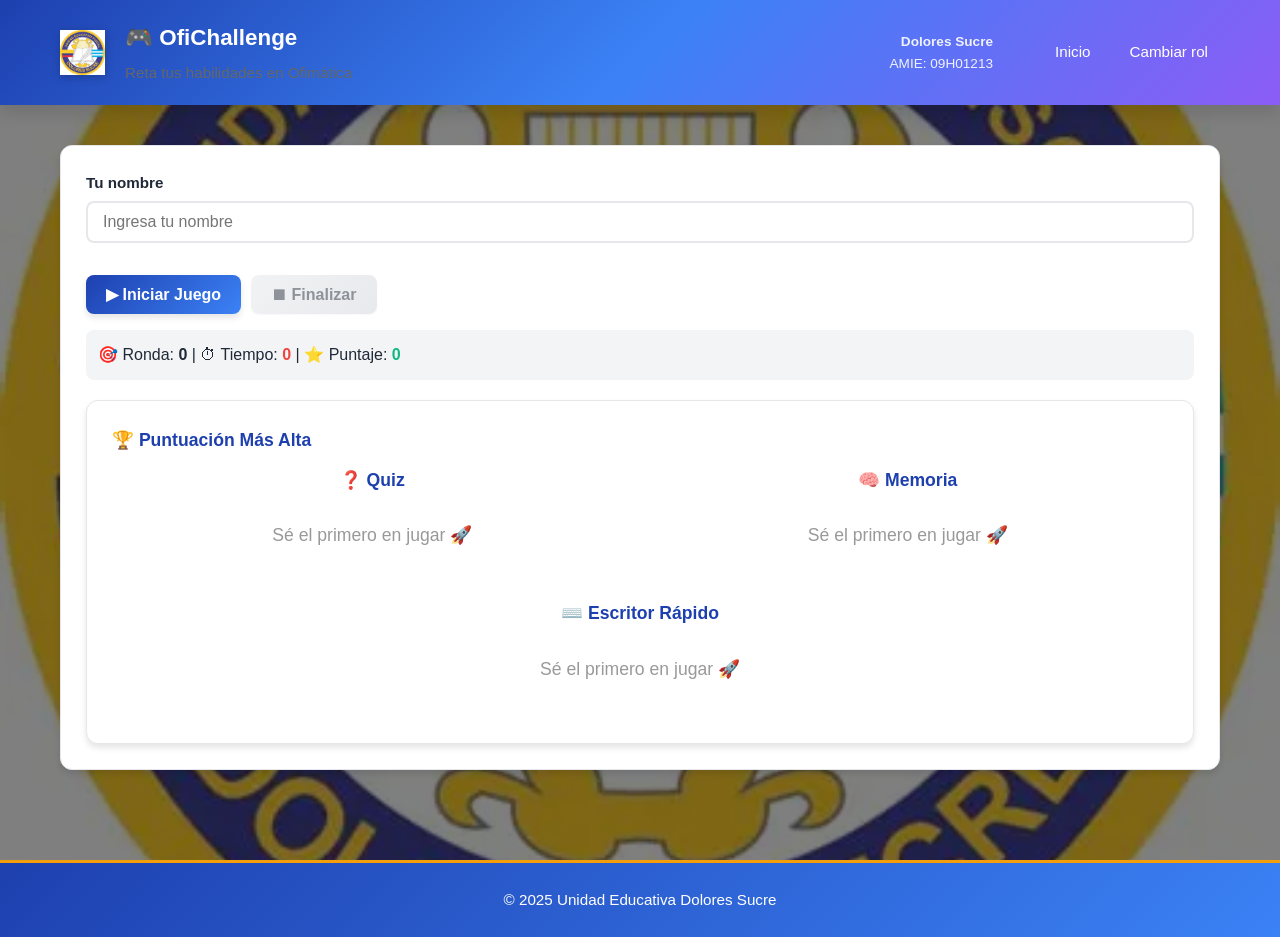
<file: game.html>
<!doctype html>
<html lang="es">
<head>
  <meta charset="utf-8" />
  <meta name="viewport" content="width=device-width,initial-scale=1" />
  <title>OfiChallenge - Juego</title>
  <link rel="stylesheet" href="estilos.css">
</head>
<body>
  <header class="header">
    <div class="header-inner">
      <img src="dolores.png" class="logo-small">
      <div style="flex:1">
        <h2>🎮 OfiChallenge</h2>
        <p class="small">Reta tus habilidades en Ofimática</p>
      </div>
      <div style="text-align:right;font-size:0.85em;opacity:0.9">
        <strong>Dolores Sucre</strong><br>
        AMIE: 09H01213
      </div>
      <nav style="margin-left:30px;display:flex;gap:15px;align-items:center;font-size:0.95em">
        <a href="index.html" style="color:#fff;text-decoration:none;padding:6px 12px;border-radius:6px;transition:0.3s" onmouseover="this.style.background='rgba(255,255,255,0.2)'" onmouseout="this.style.background='transparent'">Inicio</a>
        <a href="role.html" style="color:#fff;text-decoration:none;padding:6px 12px;border-radius:6px;transition:0.3s" onmouseover="this.style.background='rgba(255,255,255,0.2)'" onmouseout="this.style.background='transparent'">Cambiar rol</a>
      </nav>
    </div>
  </header>

  <main class="container">
    <div class="card">
      <label>Tu nombre</label>
      <input id="player-name" placeholder="Ingresa tu nombre">
      <div class="actions">
        <button class="btn primary" id="start-game">▶ Iniciar Juego</button>
        <button class="btn" id="end-game" disabled>⏹ Finalizar</button>
      </div>

      <div style="margin-top:16px;padding:12px;background:#f3f4f6;border-radius:8px">
        <div>🎯 Ronda: <span id="game-round" style="font-weight:bold">0</span> | ⏱ Tiempo: <span id="game-timer" style="font-weight:bold;color:var(--danger)">0</span> | ⭐ Puntaje: <span id="game-score" style="font-weight:bold;color:var(--success)">0</span></div>
      </div>

      <div id="game-area" style="margin-top:20px"></div>

      <div class="card" style="margin-top:20px">
        <h4>🏆 Puntuación Más Alta</h4>
        <div id="leaderboard" class="list"></div>
      </div>
    </div>
  </main>

  <footer class="footer">© 2025 Unidad Educativa Dolores Sucre</footer>
  <script src="script.js"></script>
  <script>
    document.addEventListener('DOMContentLoaded', initGame);
  </script>
</body>
</html>
</file>
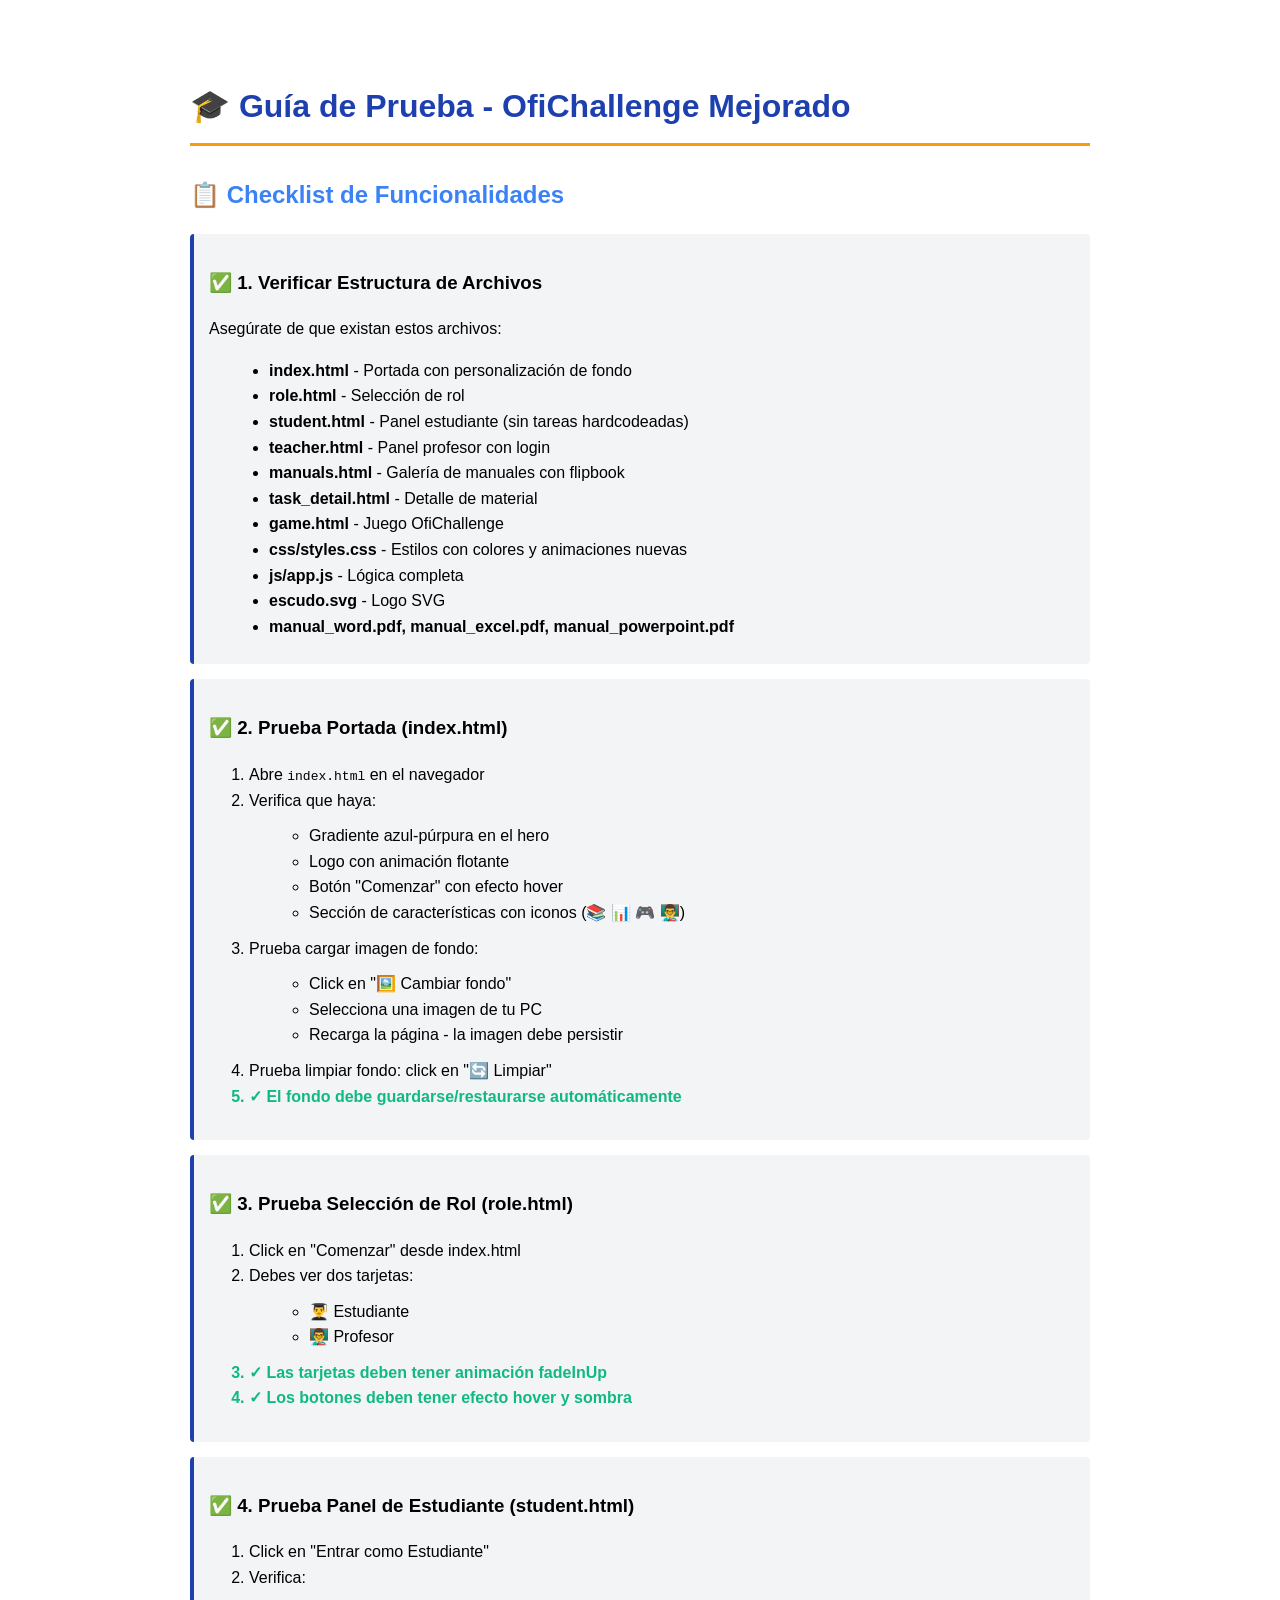
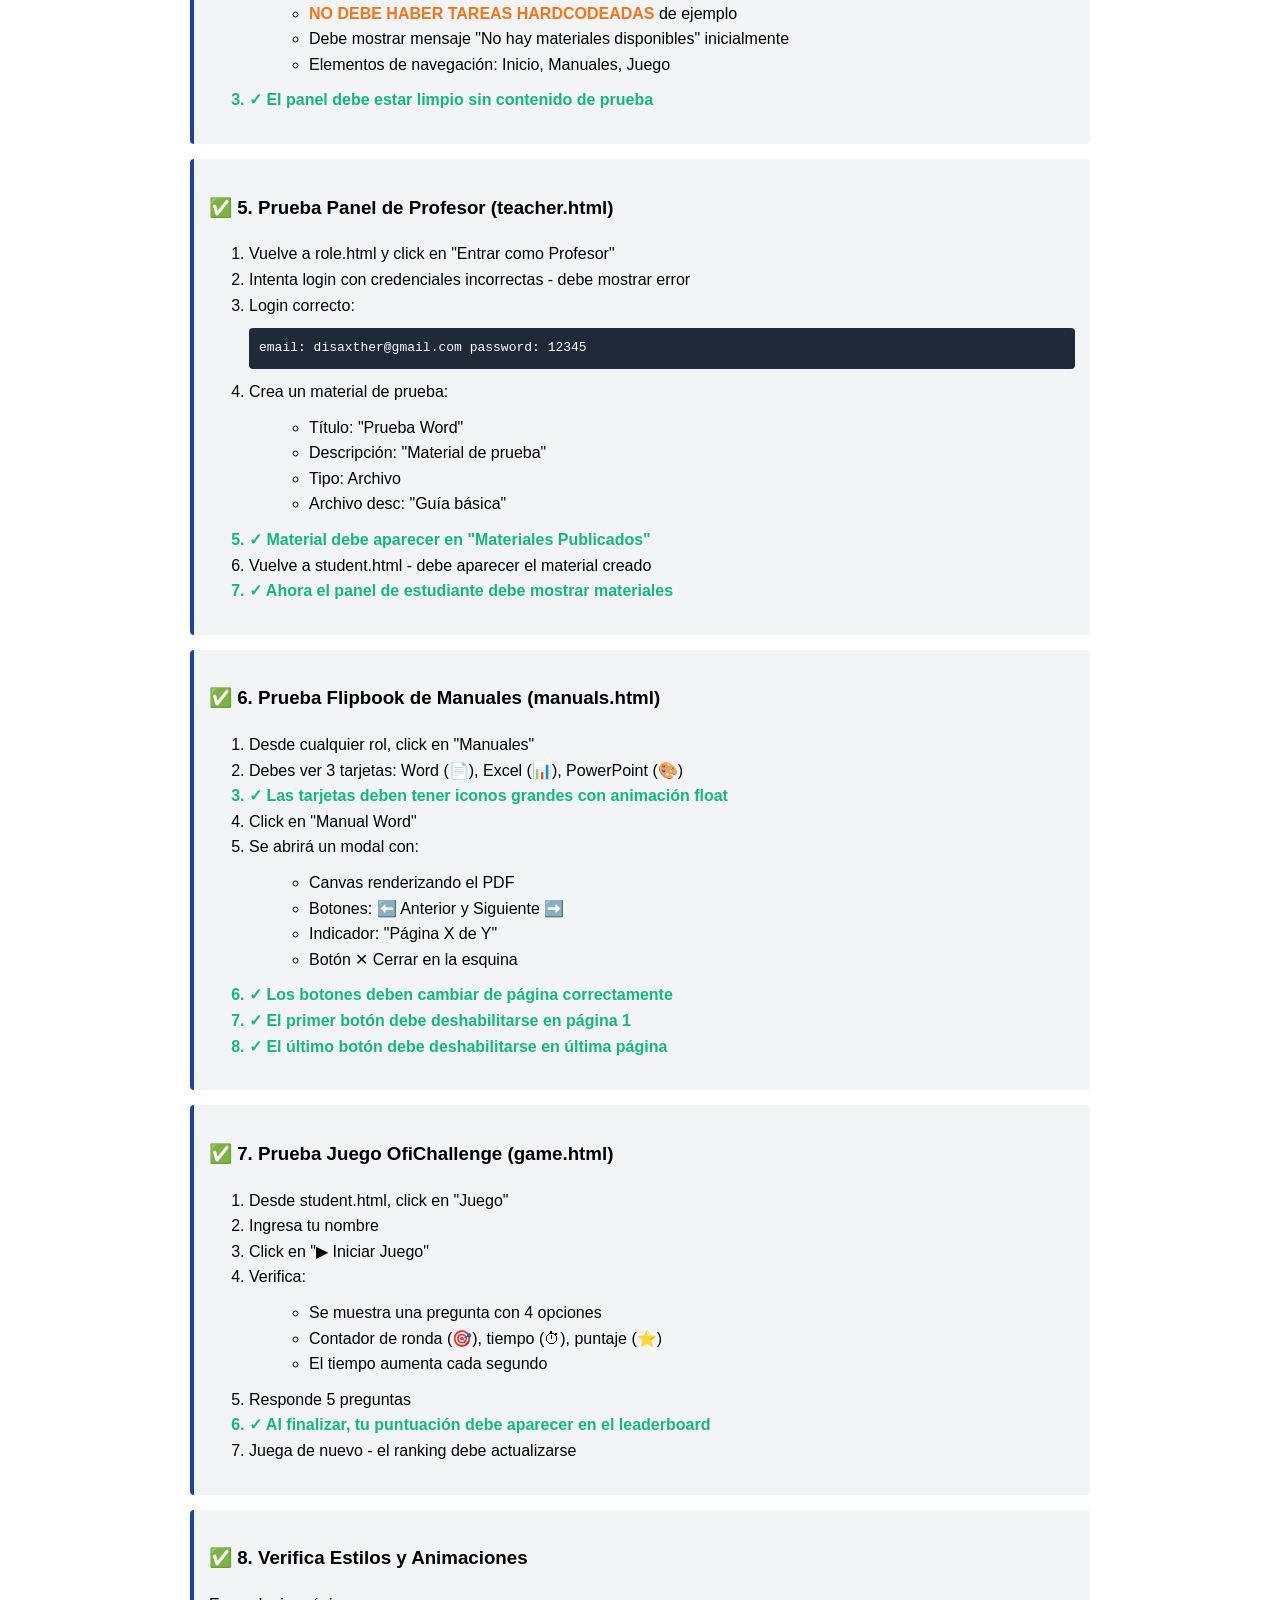
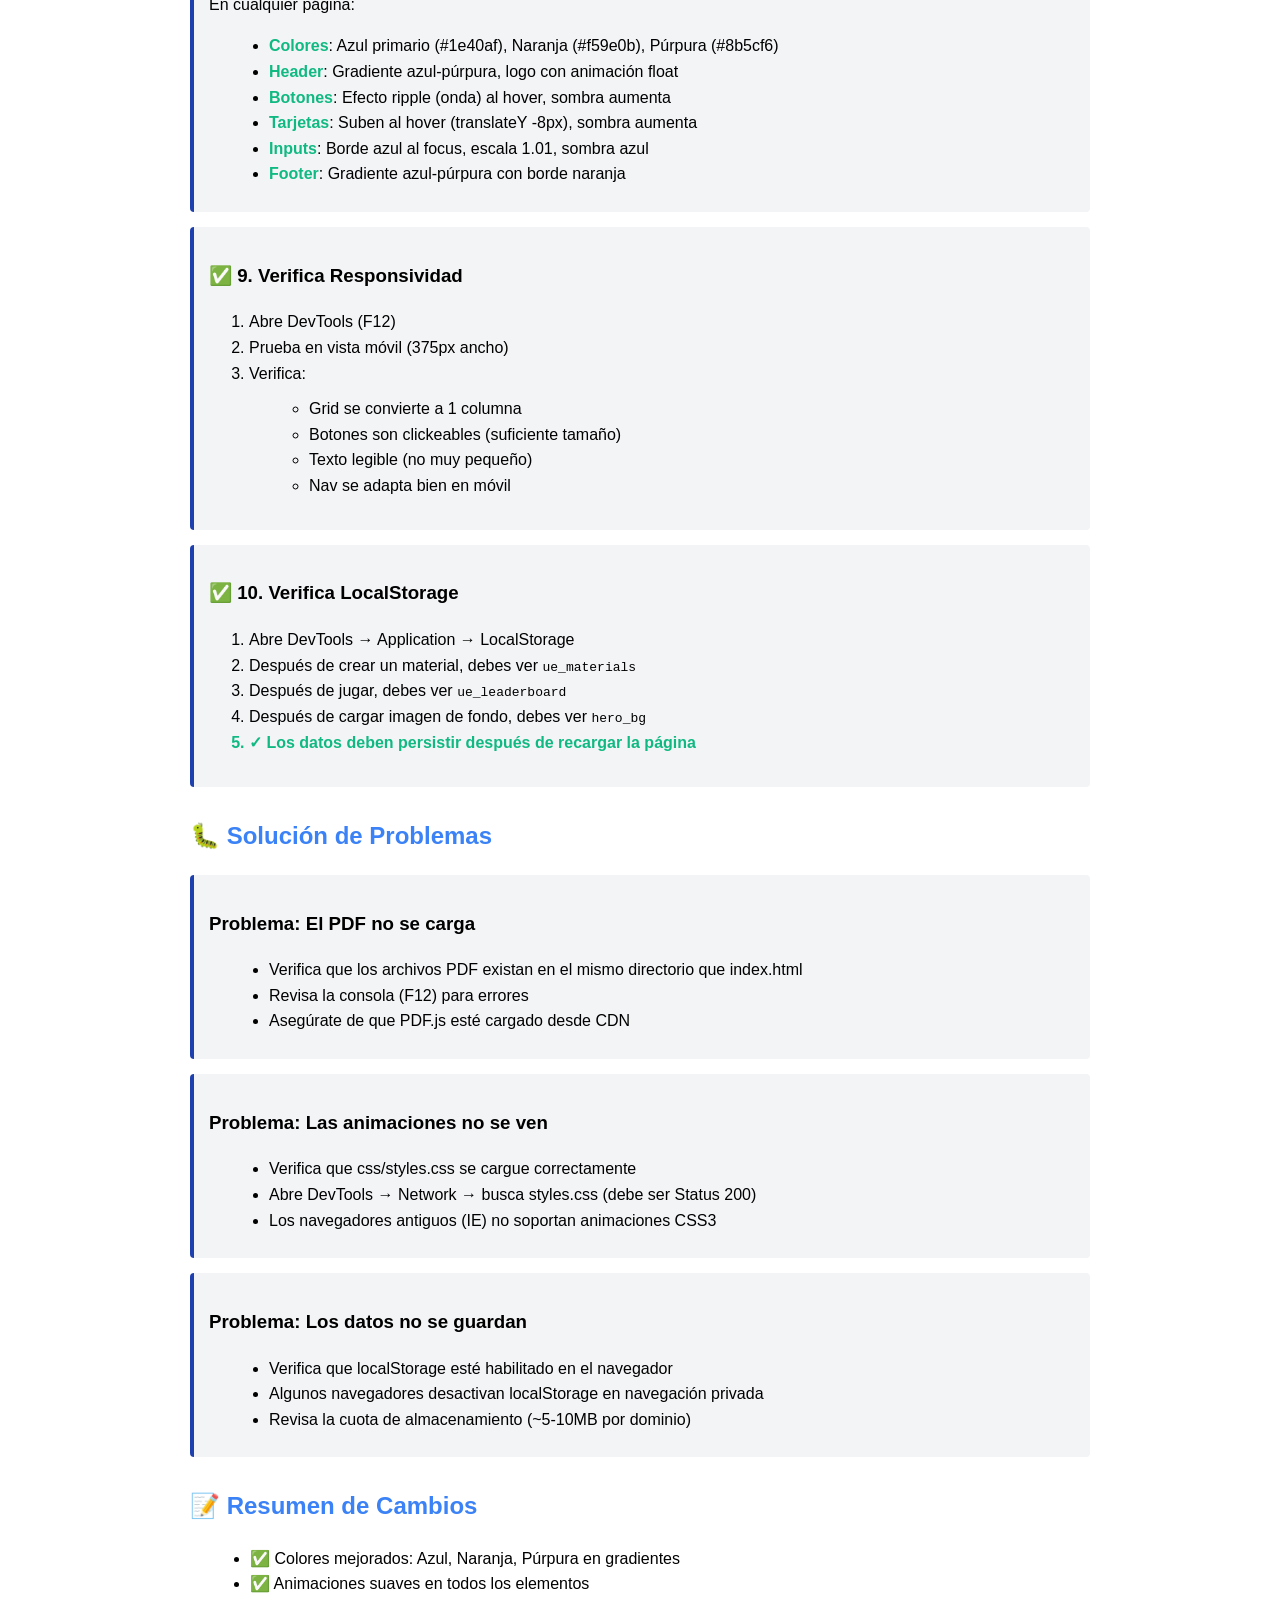
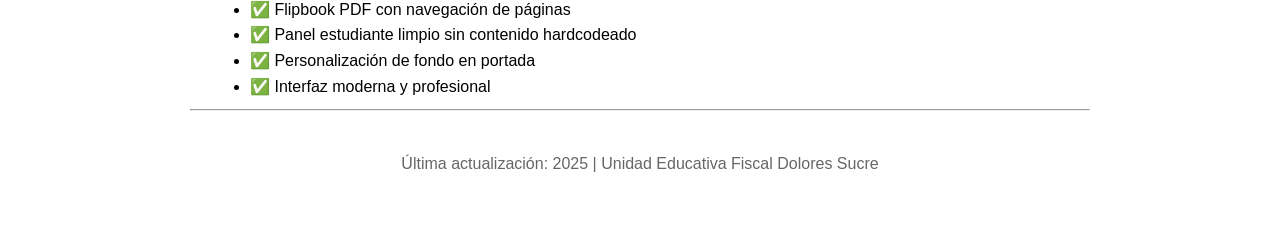
<file: PRUEBAS.html>
<!DOCTYPE html>
<html lang="es">
<head>
    <meta charset="UTF-8">
    <meta name="viewport" content="width=device-width, initial-scale=1.0">
    <title>Guía de Prueba - OfiChallenge</title>
    <style>
        body { font-family: Arial, sans-serif; max-width: 900px; margin: 40px auto; padding: 20px; line-height: 1.6; }
        h1 { color: #1e40af; border-bottom: 3px solid #f59e0b; padding-bottom: 10px; }
        h2 { color: #3b82f6; margin-top: 30px; }
        .step { background: #f3f4f6; padding: 15px; margin: 15px 0; border-left: 4px solid #1e40af; border-radius: 4px; }
        .code { background: #1f2937; color: #fff; padding: 10px; border-radius: 4px; font-family: monospace; margin: 10px 0; overflow-x: auto; }
        .success { color: #10b981; font-weight: bold; }
        .warning { color: #f97316; font-weight: bold; }
        ul { margin: 10px 0 10px 20px; }
        a { color: #1e40af; text-decoration: none; border-bottom: 1px solid #1e40af; }
        a:hover { color: #3b82f6; }
    </style>
</head>
<body>
    <h1>🎓 Guía de Prueba - OfiChallenge Mejorado</h1>
    
    <h2>📋 Checklist de Funcionalidades</h2>
    
    <div class="step">
        <h3>✅ 1. Verificar Estructura de Archivos</h3>
        <p>Asegúrate de que existan estos archivos:</p>
        <ul>
            <li><strong>index.html</strong> - Portada con personalización de fondo</li>
            <li><strong>role.html</strong> - Selección de rol</li>
            <li><strong>student.html</strong> - Panel estudiante (sin tareas hardcodeadas)</li>
            <li><strong>teacher.html</strong> - Panel profesor con login</li>
            <li><strong>manuals.html</strong> - Galería de manuales con flipbook</li>
            <li><strong>task_detail.html</strong> - Detalle de material</li>
            <li><strong>game.html</strong> - Juego OfiChallenge</li>
            <li><strong>css/styles.css</strong> - Estilos con colores y animaciones nuevas</li>
            <li><strong>js/app.js</strong> - Lógica completa</li>
            <li><strong>escudo.svg</strong> - Logo SVG</li>
            <li><strong>manual_word.pdf, manual_excel.pdf, manual_powerpoint.pdf</strong></li>
        </ul>
    </div>

    <div class="step">
        <h3>✅ 2. Prueba Portada (index.html)</h3>
        <ol>
            <li>Abre <code>index.html</code> en el navegador</li>
            <li>Verifica que haya:
                <ul>
                    <li>Gradiente azul-púrpura en el hero</li>
                    <li>Logo con animación flotante</li>
                    <li>Botón "Comenzar" con efecto hover</li>
                    <li>Sección de características con iconos (📚 📊 🎮 👨‍🏫)</li>
                </ul>
            </li>
            <li>Prueba cargar imagen de fondo:
                <ul>
                    <li>Click en "🖼️ Cambiar fondo"</li>
                    <li>Selecciona una imagen de tu PC</li>
                    <li>Recarga la página - la imagen debe persistir</li>
                </ul>
            </li>
            <li>Prueba limpiar fondo: click en "🔄 Limpiar"</li>
            <li class="success">✓ El fondo debe guardarse/restaurarse automáticamente</li>
        </ol>
    </div>

    <div class="step">
        <h3>✅ 3. Prueba Selección de Rol (role.html)</h3>
        <ol>
            <li>Click en "Comenzar" desde index.html</li>
            <li>Debes ver dos tarjetas:
                <ul>
                    <li>👨‍🎓 Estudiante</li>
                    <li>👨‍🏫 Profesor</li>
                </ul>
            </li>
            <li class="success">✓ Las tarjetas deben tener animación fadeInUp</li>
            <li class="success">✓ Los botones deben tener efecto hover y sombra</li>
        </ol>
    </div>

    <div class="step">
        <h3>✅ 4. Prueba Panel de Estudiante (student.html)</h3>
        <ol>
            <li>Click en "Entrar como Estudiante"</li>
            <li>Verifica:
                <ul>
                    <li><span class="warning">NO DEBE HABER TAREAS HARDCODEADAS</span> de ejemplo</li>
                    <li>Debe mostrar mensaje "No hay materiales disponibles" inicialmente</li>
                    <li>Elementos de navegación: Inicio, Manuales, Juego</li>
                </ul>
            </li>
            <li class="success">✓ El panel debe estar limpio sin contenido de prueba</li>
        </ol>
    </div>

    <div class="step">
        <h3>✅ 5. Prueba Panel de Profesor (teacher.html)</h3>
        <ol>
            <li>Vuelve a role.html y click en "Entrar como Profesor"</li>
            <li>Intenta login con credenciales incorrectas - debe mostrar error</li>
            <li>Login correcto:
                <div class="code">email: disaxther@gmail.com
password: 12345</div>
            </li>
            <li>Crea un material de prueba:
                <ul>
                    <li>Título: "Prueba Word"</li>
                    <li>Descripción: "Material de prueba"</li>
                    <li>Tipo: Archivo</li>
                    <li>Archivo desc: "Guía básica"</li>
                </ul>
            </li>
            <li class="success">✓ Material debe aparecer en "Materiales Publicados"</li>
            <li>Vuelve a student.html - debe aparecer el material creado</li>
            <li class="success">✓ Ahora el panel de estudiante debe mostrar materiales</li>
        </ol>
    </div>

    <div class="step">
        <h3>✅ 6. Prueba Flipbook de Manuales (manuals.html)</h3>
        <ol>
            <li>Desde cualquier rol, click en "Manuales"</li>
            <li>Debes ver 3 tarjetas: Word (📄), Excel (📊), PowerPoint (🎨)</li>
            <li class="success">✓ Las tarjetas deben tener iconos grandes con animación float</li>
            <li>Click en "Manual Word"</li>
            <li>Se abrirá un modal con:
                <ul>
                    <li>Canvas renderizando el PDF</li>
                    <li>Botones: ⬅️ Anterior y Siguiente ➡️</li>
                    <li>Indicador: "Página X de Y"</li>
                    <li>Botón ✕ Cerrar en la esquina</li>
                </ul>
            </li>
            <li class="success">✓ Los botones deben cambiar de página correctamente</li>
            <li class="success">✓ El primer botón debe deshabilitarse en página 1</li>
            <li class="success">✓ El último botón debe deshabilitarse en última página</li>
        </ol>
    </div>

    <div class="step">
        <h3>✅ 7. Prueba Juego OfiChallenge (game.html)</h3>
        <ol>
            <li>Desde student.html, click en "Juego"</li>
            <li>Ingresa tu nombre</li>
            <li>Click en "▶ Iniciar Juego"</li>
            <li>Verifica:
                <ul>
                    <li>Se muestra una pregunta con 4 opciones</li>
                    <li>Contador de ronda (🎯), tiempo (⏱), puntaje (⭐)</li>
                    <li>El tiempo aumenta cada segundo</li>
                </ul>
            </li>
            <li>Responde 5 preguntas</li>
            <li class="success">✓ Al finalizar, tu puntuación debe aparecer en el leaderboard</li>
            <li>Juega de nuevo - el ranking debe actualizarse</li>
        </ol>
    </div>

    <div class="step">
        <h3>✅ 8. Verifica Estilos y Animaciones</h3>
        <p>En cualquier página:</p>
        <ul>
            <li><span class="success">Colores</span>: Azul primario (#1e40af), Naranja (#f59e0b), Púrpura (#8b5cf6)</li>
            <li><span class="success">Header</span>: Gradiente azul-púrpura, logo con animación float</li>
            <li><span class="success">Botones</span>: Efecto ripple (onda) al hover, sombra aumenta</li>
            <li><span class="success">Tarjetas</span>: Suben al hover (translateY -8px), sombra aumenta</li>
            <li><span class="success">Inputs</span>: Borde azul al focus, escala 1.01, sombra azul</li>
            <li><span class="success">Footer</span>: Gradiente azul-púrpura con borde naranja</li>
        </ul>
    </div>

    <div class="step">
        <h3>✅ 9. Verifica Responsividad</h3>
        <ol>
            <li>Abre DevTools (F12)</li>
            <li>Prueba en vista móvil (375px ancho)</li>
            <li>Verifica:
                <ul>
                    <li>Grid se convierte a 1 columna</li>
                    <li>Botones son clickeables (suficiente tamaño)</li>
                    <li>Texto legible (no muy pequeño)</li>
                    <li>Nav se adapta bien en móvil</li>
                </ul>
            </li>
        </ol>
    </div>

    <div class="step">
        <h3>✅ 10. Verifica LocalStorage</h3>
        <ol>
            <li>Abre DevTools → Application → LocalStorage</li>
            <li>Después de crear un material, debes ver <code>ue_materials</code></li>
            <li>Después de jugar, debes ver <code>ue_leaderboard</code></li>
            <li>Después de cargar imagen de fondo, debes ver <code>hero_bg</code></li>
            <li class="success">✓ Los datos deben persistir después de recargar la página</li>
        </ol>
    </div>

    <h2>🐛 Solución de Problemas</h2>

    <div class="step">
        <h3>Problema: El PDF no se carga</h3>
        <ul>
            <li>Verifica que los archivos PDF existan en el mismo directorio que index.html</li>
            <li>Revisa la consola (F12) para errores</li>
            <li>Asegúrate de que PDF.js esté cargado desde CDN</li>
        </ul>
    </div>

    <div class="step">
        <h3>Problema: Las animaciones no se ven</h3>
        <ul>
            <li>Verifica que css/styles.css se cargue correctamente</li>
            <li>Abre DevTools → Network → busca styles.css (debe ser Status 200)</li>
            <li>Los navegadores antiguos (IE) no soportan animaciones CSS3</li>
        </ul>
    </div>

    <div class="step">
        <h3>Problema: Los datos no se guardan</h3>
        <ul>
            <li>Verifica que localStorage esté habilitado en el navegador</li>
            <li>Algunos navegadores desactivan localStorage en navegación privada</li>
            <li>Revisa la cuota de almacenamiento (~5-10MB por dominio)</li>
        </ul>
    </div>

    <h2>📝 Resumen de Cambios</h2>
    <ul>
        <li>✅ Colores mejorados: Azul, Naranja, Púrpura en gradientes</li>
        <li>✅ Animaciones suaves en todos los elementos</li>
        <li>✅ Flipbook PDF con navegación de páginas</li>
        <li>✅ Panel estudiante limpio sin contenido hardcodeado</li>
        <li>✅ Personalización de fondo en portada</li>
        <li>✅ Interfaz moderna y profesional</li>
    </ul>

    <hr>
    <p style="text-align: center; color: #666; margin-top: 40px;">
        Última actualización: 2025 | Unidad Educativa Fiscal Dolores Sucre
    </p>
</body>
</html>
</file>
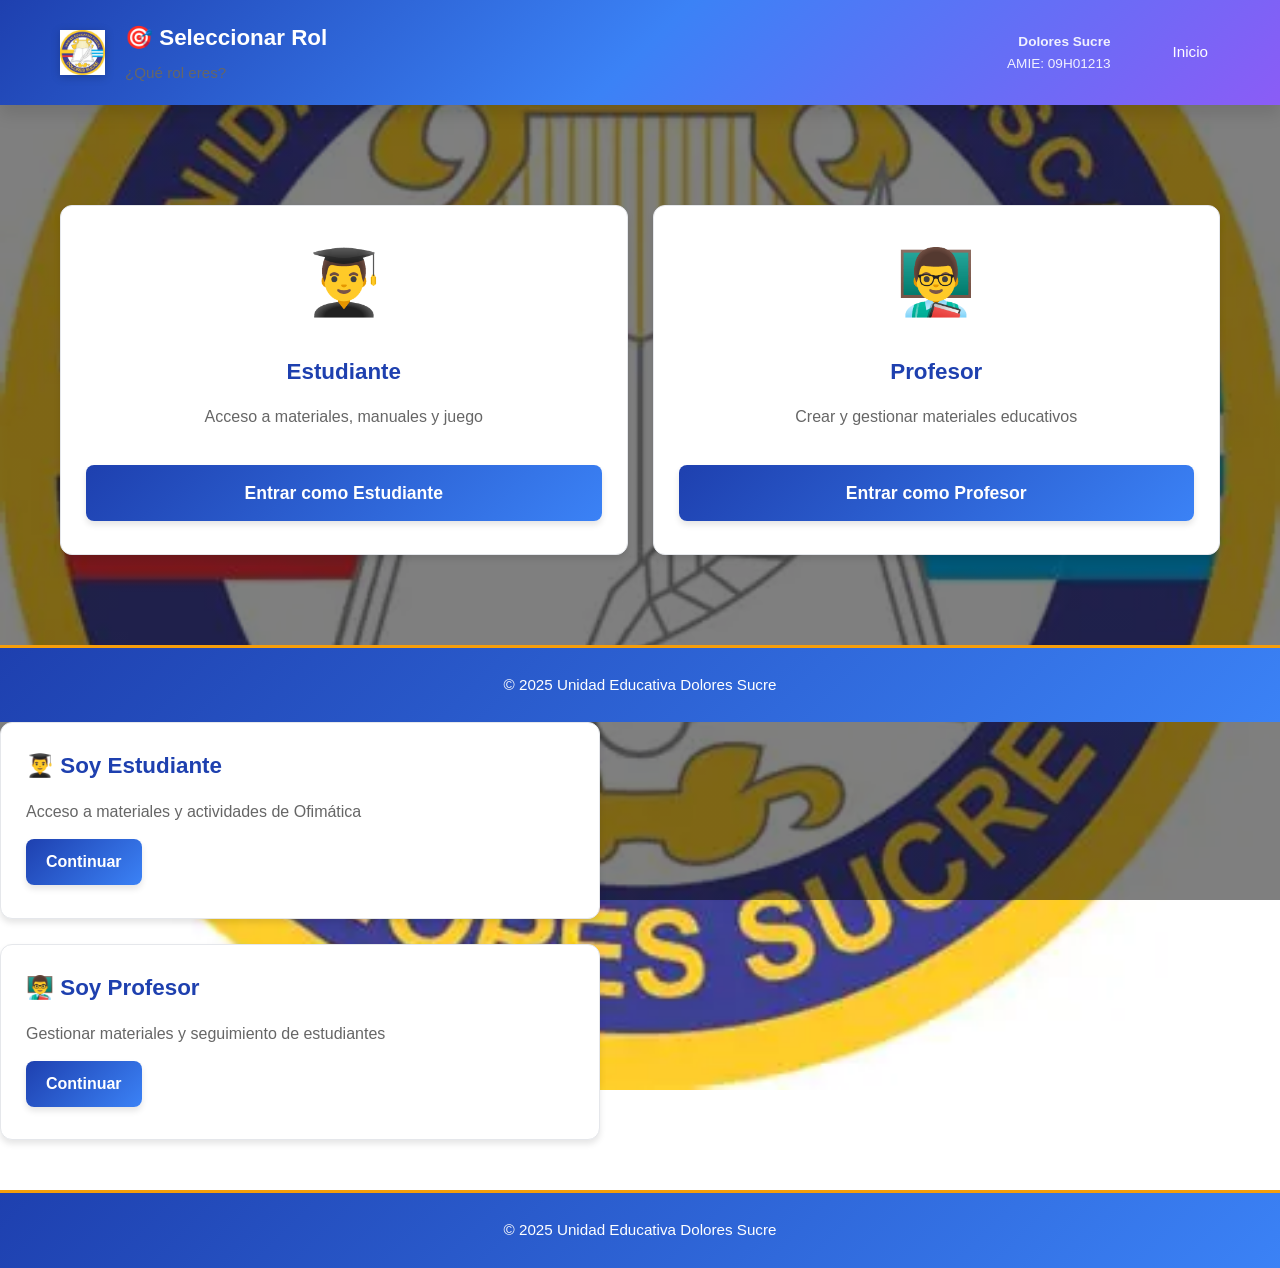
<file: role.html>
<!doctype html>
<html lang="es">
<head>
  <meta charset="utf-8" />
  <meta name="viewport" content="width=device-width,initial-scale=1" />
  <title>Seleccionar Rol</title>
  <link rel="stylesheet" href="estilos.css">
</head>
<body>
  <header class="header">
    <div class="header-inner">
      <img src="dolores.png" class="logo-small">
      <div style="flex:1">
        <h2>🎯 Seleccionar Rol</h2>
        <p class="small">¿Qué rol eres?</p>
      </div>
      <div style="text-align:right;font-size:0.85em;opacity:0.9">
        <strong>Dolores Sucre</strong><br>
        AMIE: 09H01213
      </div>
      <nav style="margin-left:30px;display:flex;gap:15px;align-items:center;font-size:0.95em">
        <a href="index.html" style="color:#fff;text-decoration:none;padding:6px 12px;border-radius:6px;transition:0.3s" onmouseover="this.style.background='rgba(255,255,255,0.2)'" onmouseout="this.style.background='transparent'">Inicio</a>
      </nav>
    </div>
  </header>

  <main class="container">
    <section class="grid" style="margin-top:60px">
      <div class="card" style="text-align:center">
        <div style="font-size:4em;margin-bottom:20px">👨‍🎓</div>
        <h3>Estudiante</h3>
        <p>Acceso a materiales, manuales y juego</p>
        <a href="student.html" class="btn primary large" style="width:100%;text-align:center;margin-top:20px">Entrar como Estudiante</a>
      </div>
      
      <div class="card" style="text-align:center">
        <div style="font-size:4em;margin-bottom:20px">👨‍🏫</div>
        <h3>Profesor</h3>
        <p>Crear y gestionar materiales educativos</p>
        <a href="teacher.html" class="btn primary large" style="width:100%;text-align:center;margin-top:20px">Entrar como Profesor</a>
      </div>
    </section>
  </main>

  <footer class="footer">© 2025 Unidad Educativa Dolores Sucre</footer>
  <script src="script.js"></script>
</body>
</html>
    <div class="grid" style="max-width:600px">
      <div class="card">
        <h3>👨‍🎓 Soy Estudiante</h3>
        <p>Acceso a materiales y actividades de Ofimática</p>
        <a class="btn primary" href="student.html">Continuar</a>
      </div>
      <div class="card">
        <h3>👨‍🏫 Soy Profesor</h3>
        <p>Gestionar materiales y seguimiento de estudiantes</p>
        <a class="btn primary" href="teacher.html">Continuar</a>
      </div>
    </div>
  </main>

  <footer class="footer">© 2025 Unidad Educativa Dolores Sucre</footer>
  <script src="script.js"></script>
</body>
</html>
</file>
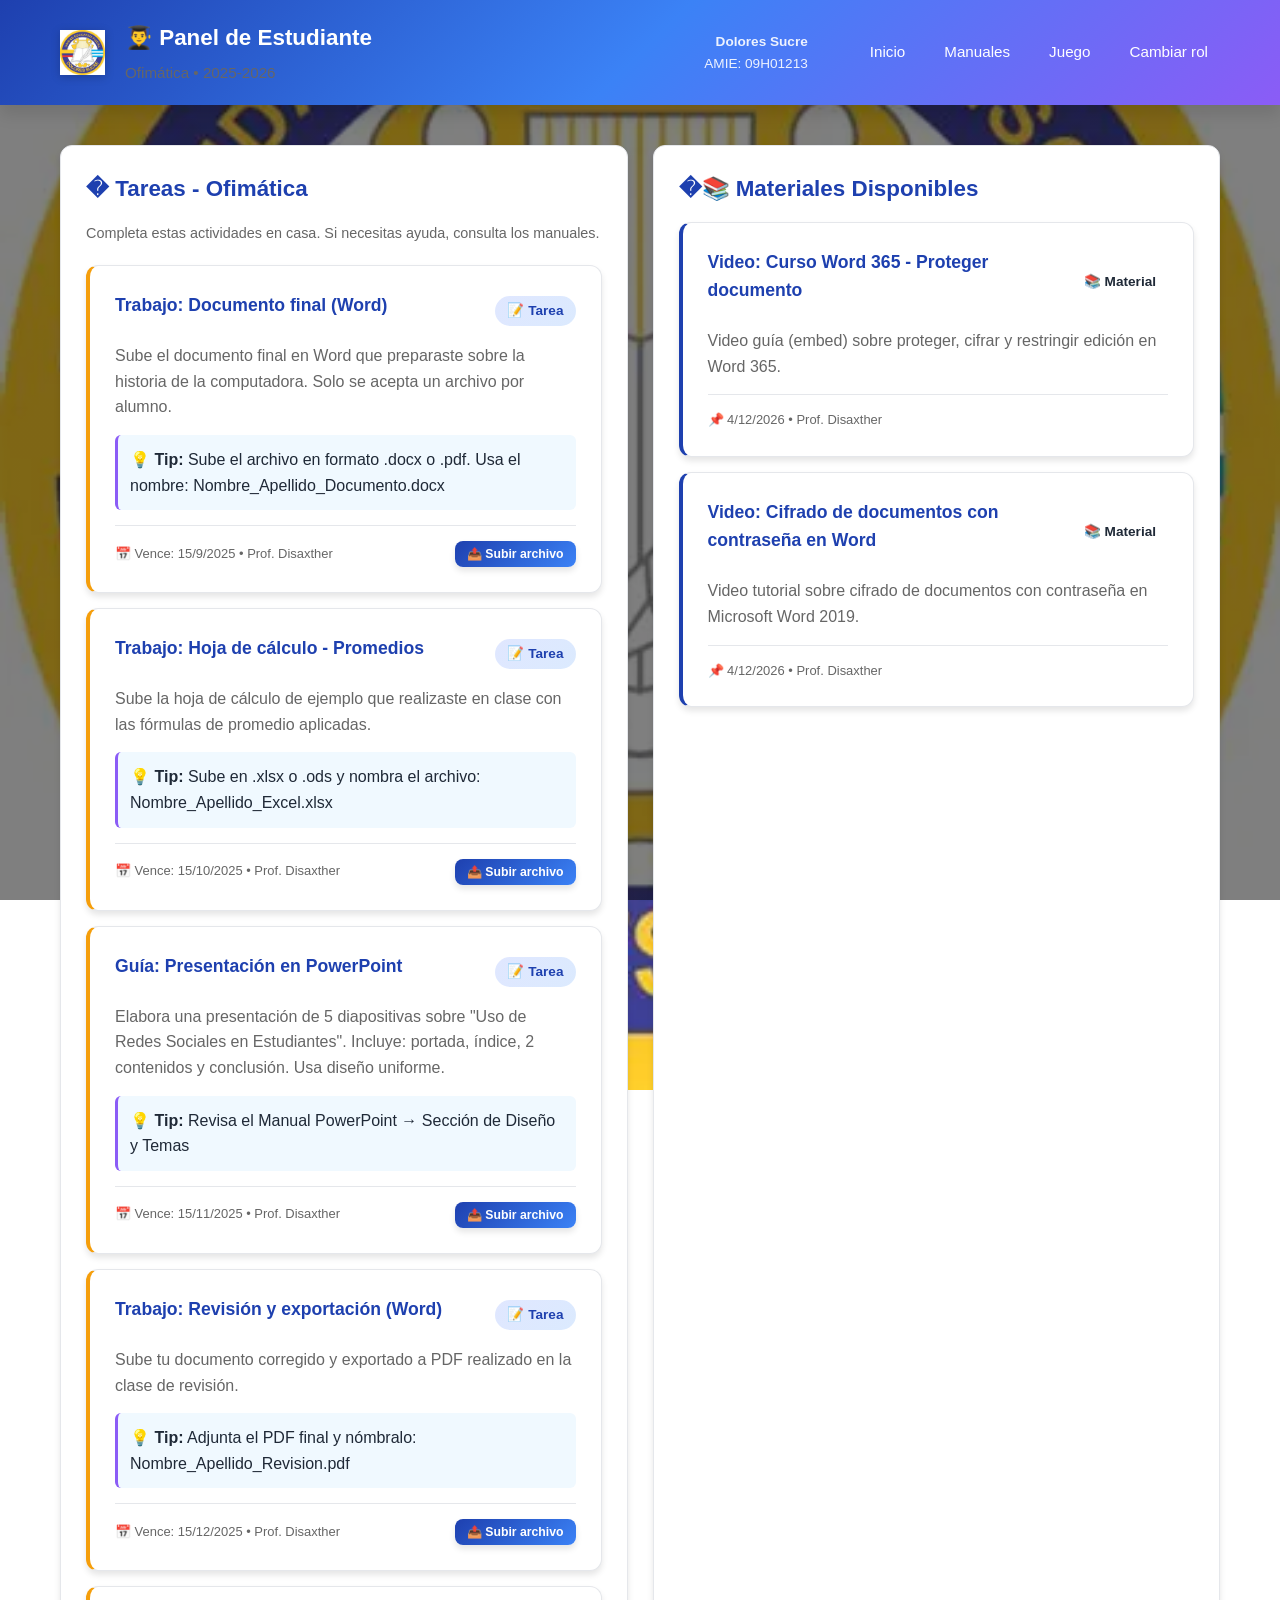
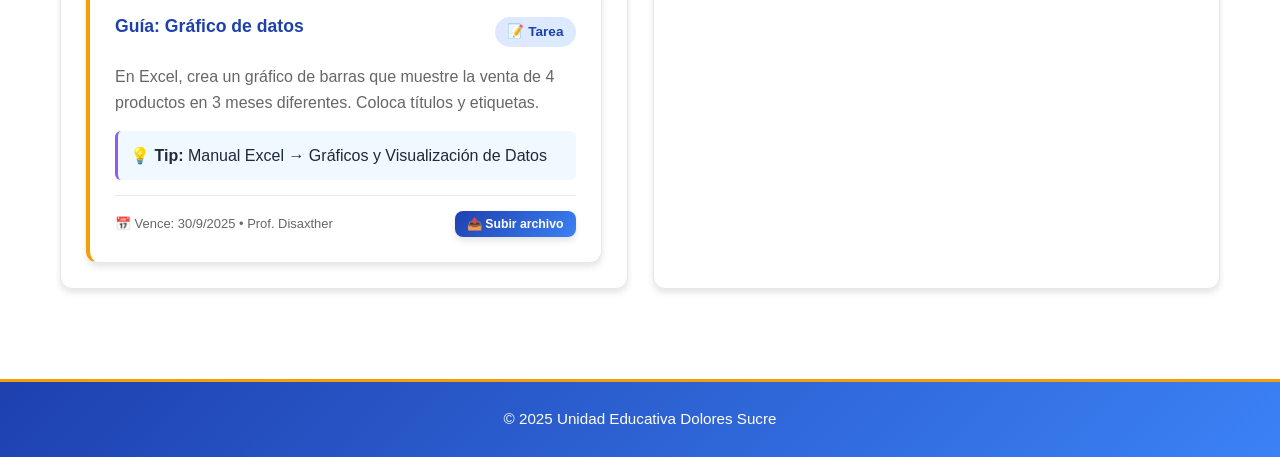
<file: student.html>
<!doctype html>
<html lang="es">
<head>
  <meta charset="utf-8" />
  <meta name="viewport" content="width=device-width,initial-scale=1" />
  <title>Panel Estudiante</title>
  <link rel="stylesheet" href="estilos.css">
</head>
<body>
  <header class="header">
    <div class="header-inner">
      <img src="dolores.png" class="logo-small">
      <div style="flex:1">
        <h2>👨‍🎓 Panel de Estudiante</h2>
        <p class="small">Ofimática • 2025-2026</p>
      </div>
      <div style="text-align:right;font-size:0.85em;opacity:0.9">
        <strong>Dolores Sucre</strong><br>
        AMIE: 09H01213
      </div>
      <nav style="margin-left:30px;display:flex;gap:15px;align-items:center;font-size:0.95em">
        <a href="index.html" style="color:#fff;text-decoration:none;padding:6px 12px;border-radius:6px;transition:0.3s" onmouseover="this.style.background='rgba(255,255,255,0.2)'" onmouseout="this.style.background='transparent'">Inicio</a>
        <a href="manuals.html" style="color:#fff;text-decoration:none;padding:6px 12px;border-radius:6px;transition:0.3s" onmouseover="this.style.background='rgba(255,255,255,0.2)'" onmouseout="this.style.background='transparent'">Manuales</a>
        <a href="game.html" style="color:#fff;text-decoration:none;padding:6px 12px;border-radius:6px;transition:0.3s" onmouseover="this.style.background='rgba(255,255,255,0.2)'" onmouseout="this.style.background='transparent'">Juego</a>
        <a href="role.html" style="color:#fff;text-decoration:none;padding:6px 12px;border-radius:6px;transition:0.3s" onmouseover="this.style.background='rgba(255,255,255,0.2)'" onmouseout="this.style.background='transparent'">Cambiar rol</a>
      </nav>
    </div>
  </header>

  <main class="container">
    <div class="grid">
      <div class="card">
        <h3>� Tareas - Ofimática</h3>
        <p class="small" style="margin-bottom:20px">Completa estas actividades en casa. Si necesitas ayuda, consulta los manuales.</p>
        <div id="student-tasks" class="list"></div>
      </div>

      <div class="card">
        <h3>�📚 Materiales Disponibles</h3>
        <div id="student-materials" class="list">
          <p class="small">Cargando materiales...</p>
        </div>
      </div>
    </div>
  </main>

  <footer class="footer">© 2025 Unidad Educativa Dolores Sucre</footer>
  <script src="script.js"></script>
</body>
</html>
</file>
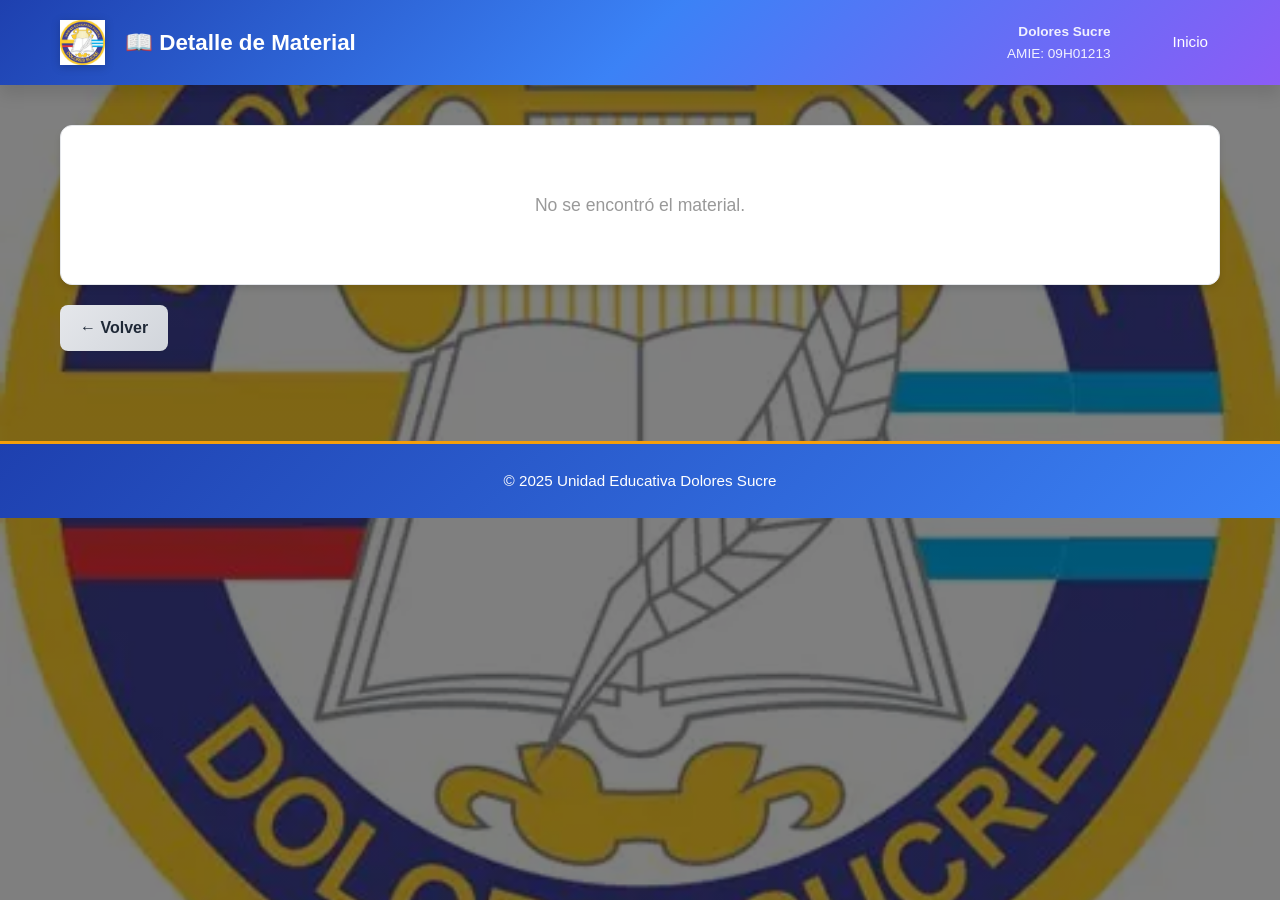
<file: task_detail.html>
<!doctype html>
<html lang="es">
<head>
  <meta charset="utf-8" />
  <meta name="viewport" content="width=device-width,initial-scale=1" />
  <title>Detalle Material</title>
  <link rel="stylesheet" href="estilos.css">
</head>
<body>
  <header class="header">
    <div class="header-inner">
      <img src="dolores.png" class="logo-small">
      <div style="flex:1">
        <h2>📖 Detalle de Material</h2>
      </div>
      <div style="text-align:right;font-size:0.85em;opacity:0.9">
        <strong>Dolores Sucre</strong><br>
        AMIE: 09H01213
      </div>
      <nav style="margin-left:30px;display:flex;gap:15px;align-items:center;font-size:0.95em">
        <a href="index.html" style="color:#fff;text-decoration:none;padding:6px 12px;border-radius:6px;transition:0.3s" onmouseover="this.style.background='rgba(255,255,255,0.2)'" onmouseout="this.style.background='transparent'">Inicio</a>
      </nav>
    </div>
  </header>

  <main class="container">
    <div id="material-detail" class="card"></div>
    <div class="actions">
      <a class="btn" href="student.html">← Volver</a>
    </div>
  </main>

  <footer class="footer">© 2025 Unidad Educativa Dolores Sucre</footer>
  <script src="script.js"></script>
</body>
</html>
</file>
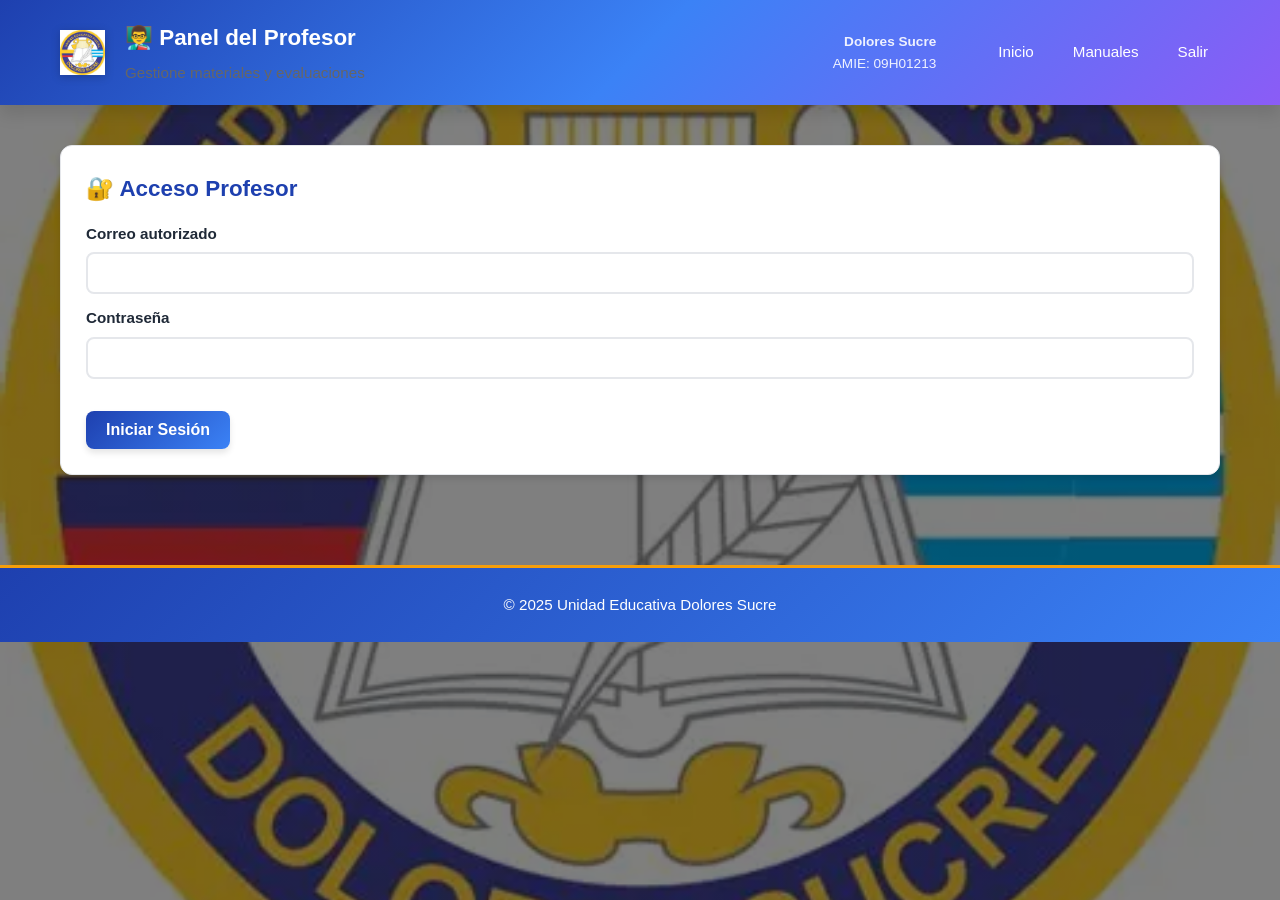
<file: teacher.html>
<!doctype html>
<html lang="es">
<head>
  <meta charset="utf-8" />
  <meta name="viewport" content="width=device-width,initial-scale=1" />
  <title>Panel Profesor</title>
  <link rel="stylesheet" href="estilos.css">
</head>
<body>
  <header class="header">
    <div class="header-inner">
      <img src="dolores.png" class="logo-small">
      <div style="flex:1">
        <h2>👨‍🏫 Panel del Profesor</h2>
        <p class="small">Gestione materiales y evaluaciones</p>
      </div>
      <div style="text-align:right;font-size:0.85em;opacity:0.9">
        <strong>Dolores Sucre</strong><br>
        AMIE: 09H01213
      </div>
      <nav style="margin-left:30px;display:flex;gap:15px;align-items:center;font-size:0.95em">
        <a href="index.html" style="color:#fff;text-decoration:none;padding:6px 12px;border-radius:6px;transition:0.3s" onmouseover="this.style.background='rgba(255,255,255,0.2)'" onmouseout="this.style.background='transparent'">Inicio</a>
        <a href="manuals.html" style="color:#fff;text-decoration:none;padding:6px 12px;border-radius:6px;transition:0.3s" onmouseover="this.style.background='rgba(255,255,255,0.2)'" onmouseout="this.style.background='transparent'">Manuales</a>
        <a href="role.html" style="color:#fff;text-decoration:none;padding:6px 12px;border-radius:6px;transition:0.3s" onmouseover="this.style.background='rgba(255,255,255,0.2)'" onmouseout="this.style.background='transparent'">Salir</a>
      </nav>
    </div>
  </header>

  <nav class="nav container" style="display:none">
    <a href="index.html">Inicio</a>
    <a href="manuals.html">Manuales</a>
    <a href="role.html" class="right">Salir</a>
  </nav>

  <main class="container">
    <div id="login-card" class="card">
      <h3>🔐 Acceso Profesor</h3>
      <form id="teacher-login">
        <label>Correo autorizado</label>
        <input type="email" id="teacher-email" required>
        <label>Contraseña</label>
        <input type="password" id="teacher-password" required>
        <div class="actions">
          <button class="btn primary" type="submit">Iniciar Sesión</button>
        </div>
      </form>
    </div>

    <div id="manage-panel" class="hidden">
      <div class="card">
        <h3>➕ Crear Tarea o Material</h3>
        <form id="create-material-form">
          <label>Tipo de contenido</label>
          <select id="mat-content-type">
            <option value="tarea">📋 Tarea (para que hagan)</option>
            <option value="material">📚 Material (guía/recurso)</option>
          </select>
          <label>Título</label>
          <input id="mat-title" required>
          <label>Descripción</label>
          <textarea id="mat-desc" rows="3"></textarea>
          <label>Fecha límite (opcional)</label>
          <input type="date" id="mat-deadline">
          <div id="mat-extra"></div>
          <div class="actions">
            <button class="btn primary" type="submit">Publicar</button>
          </div>
        </form>
      </div>

      <div class="card">
        <h3>📋 Tareas Publicadas</h3>
        <div id="teacher-tasks" class="list"></div>
      </div>

      <div class="card">
        <h3>📚 Materiales Publicados</h3>
        <div id="teacher-materials" class="list"></div>
      </div>

      <div class="card">
        <h3>📥 Envíos de Estudiantes</h3>
        <div id="teacher-submissions" class="list"></div>
      </div>

      <div class="actions">
        <button id="logout-btn" class="btn" onclick="logoutTeacher()">🚪 Cerrar Sesión</button>
      </div>
    </div>
  </main>

  <footer class="footer">© 2025 Unidad Educativa Dolores Sucre</footer>
  <script src="script.js"></script>
</body>
</html>
</file>
<file: estilos.css>
:root {
  --primary: #1e40af;
  --primary-light: #3b82f6;
  --secondary: #f59e0b;
  --accent: #8b5cf6;
  --success: #10b981;
  --danger: #ef4444;
  --warning: #f97316;
  --gray-light: #f3f4f6;
  --gray-dark: #1f2937;
  --gray-border: #e5e7eb;
  --shadow-sm: 0 1px 2px rgba(0,0,0,0.05);
  --shadow-md: 0 4px 6px rgba(0,0,0,0.1);
  --shadow-lg: 0 10px 15px rgba(0,0,0,0.1);
  --shadow-xl: 0 20px 25px rgba(0,0,0,0.15);
}

*{
  margin:0;
  padding:0;
  box-sizing:border-box;
  font-family: -apple-system, BlinkMacSystemFont, 'Segoe UI', Roboto, Oxygen, Ubuntu, Cantarell, sans-serif
}

body{
  background: 
    linear-gradient(rgba(0, 0, 0, 0.5), rgba(0, 0, 0, 0.5)),
    url('dolores.png') no-repeat center fixed;
  background-size: cover;
  background-attachment: fixed;
  color:var(--gray-dark);
  line-height:1.6
}

/* ===== ANIMACIONES ===== */
@keyframes slideDown{
  from { transform: translateY(-100%); opacity: 0; }
  to { transform: translateY(0); opacity: 1; }
}

@keyframes slideUp{
  from { transform: translateY(100%); opacity: 0; }
  to { transform: translateY(0); opacity: 1; }
}

@keyframes pulse{
  0%, 100% { transform: scale(1); }
  50% { transform: scale(1.05); }
}

@keyframes float{
  0%, 100% { transform: translateY(0px); }
  50% { transform: translateY(-10px); }
}

@keyframes fadeInDown{
  from { opacity: 0; transform: translateY(-20px); }
  to { opacity: 1; transform: translateY(0); }
}

@keyframes fadeInUp{
  from { opacity: 0; transform: translateY(20px); }
  to { opacity: 1; transform: translateY(0); }
}

@keyframes pageFlip{
  0% { transform: rotateY(-90deg); opacity: 0; }
  100% { transform: rotateY(0); opacity: 1; }
}

/* ===== HEADER ===== */
.header{
  background: linear-gradient(135deg, #1e40af 0%, #3b82f6 50%, #8b5cf6 100%);
  color: white;
  padding: 20px 0;
  box-shadow: var(--shadow-lg);
  position: sticky;
  top: 0;
  z-index: 100;
  animation: slideDown 0.6s ease-out;
}

.header-inner{
  display: flex;
  align-items: center;
  gap: 20px;
  max-width: 1200px;
  margin: 0 auto;
  padding: 0 20px;
}

.logo{
  width: 60px;
  height: 60px;
  animation: float 3s ease-in-out infinite;
  filter: drop-shadow(0 4px 6px rgba(0,0,0,0.2));
}

.logo-small{
  width: 45px;
  height: 45px;
  filter: drop-shadow(0 2px 4px rgba(0,0,0,0.2));
}

.header h1{
  margin: 0;
  font-size: 1.8em;
  font-weight: 700;
  animation: fadeInDown 0.8s ease-out 0.1s both;
}

.header h2{
  margin: 0;
  font-size: 1.4em;
  font-weight: 600;
  animation: fadeInDown 0.8s ease-out 0.1s both;
}

.header p{
  margin: 5px 0 0 0;
  opacity: 0.95;
  font-size: 0.95em;
  animation: fadeInUp 0.8s ease-out 0.2s both;
}

/* ===== NAVEGACIÓN ===== */
.nav{
  background: linear-gradient(90deg, rgba(30,64,175,0.95), rgba(139,92,246,0.95));
  padding: 12px 0;
  display: flex;
  gap: 0;
  border-bottom: 3px solid var(--secondary);
  position: sticky;
  top: 80px;
  z-index: 90;
}

.nav a{
  color: white;
  padding: 10px 20px;
  text-decoration: none;
  font-weight: 500;
  transition: all 0.3s ease;
  border-bottom: 3px solid transparent;
}

.nav a:hover{
  background: rgba(255,255,255,0.1);
  border-bottom-color: var(--secondary);
}

.nav a.right{
  margin-left: auto;
}

/* ===== HERO / PORTADA ===== */
.hero{
  background: linear-gradient(135deg, #1e40af 0%, #3b82f6 25%, #8b5cf6 75%, #ec4899 100%);
  background-size: 400% 400%;
  min-height: 500px;
  display: flex;
  align-items: center;
  justify-content: center;
  color: white;
  position: relative;
  overflow: hidden;
  animation: slideUp 0.8s ease-out;
}

.hero::before{
  content: '';
  position: absolute;
  top: 0;
  left: 0;
  right: 0;
  bottom: 0;
  background: url('data:image/svg+xml,<svg xmlns="http://www.w3.org/2000/svg" viewBox="0 0 1200 600"><defs><pattern id="grid" width="40" height="40" patternUnits="userSpaceOnUse"><path d="M 40 0 L 0 0 0 40" fill="none" stroke="white" stroke-width="0.5" opacity="0.1"/></pattern></defs><rect width="1200" height="600" fill="none"/><rect width="1200" height="600" fill="url(%23grid)"/></svg>');
  opacity: 0.1;
  pointer-events: none;
}

.hero-overlay{
  position: absolute;
  top: 0;
  left: 0;
  right: 0;
  bottom: 0;
  background: rgba(0,0,0,0.3);
  display: flex;
  align-items: center;
  justify-content: center;
  z-index: 2;
}

.hero-content{
  text-align: center;
  z-index: 3;
  animation: fadeInUp 1s ease-out 0.3s both;
}

.hero h2{
  font-size: 2.5em;
  margin-bottom: 10px;
  text-shadow: 2px 2px 4px rgba(0,0,0,0.3);
  animation: fadeInDown 0.8s ease-out 0.4s both;
}

.hero p{
  font-size: 1.3em;
  margin-bottom: 30px;
  opacity: 0.95;
  text-shadow: 1px 1px 2px rgba(0,0,0,0.3);
  animation: fadeInUp 0.8s ease-out 0.5s both;
}

.hero-actions{
  margin-bottom: 40px;
  animation: fadeInUp 0.8s ease-out 0.6s both;
}

.hero-settings{
  display: flex;
  gap: 10px;
  justify-content: center;
  flex-wrap: wrap;
  animation: fadeInUp 0.8s ease-out 0.7s both;
}

.file-input-label{
  cursor: pointer;
  background: rgba(255,255,255,0.2);
  padding: 8px 16px;
  border-radius: 6px;
  border: 2px solid rgba(255,255,255,0.5);
  transition: all 0.3s ease;
  color: white;
  font-weight: 500;
  display: inline-block;
}

.file-input-label:hover{
  background: rgba(255,255,255,0.3);
  border-color: white;
}

/* ===== CONTENEDOR PRINCIPAL ===== */
.container{
  max-width: 1200px;
  margin: 0 auto;
  padding: 40px 20px;
}

/* ===== GRID Y SECCIONES ===== */
.grid{
  display: grid;
  grid-template-columns: repeat(auto-fit, minmax(300px, 1fr));
  gap: 25px;
}

.features{
  display: grid;
  grid-template-columns: repeat(auto-fit, minmax(280px, 1fr));
  gap: 25px;
  margin-top: 40px;
}

/* ===== TARJETAS / CARDS ===== */
.card{
  background: white;
  border-radius: 12px;
  padding: 25px;
  box-shadow: var(--shadow-md);
  transition: all 0.3s ease;
  border: 1px solid var(--gray-border);
  animation: fadeInUp 0.6s ease-out;
}

.card:hover{
  transform: translateY(-8px);
  box-shadow: var(--shadow-xl);
  border-color: var(--primary);
}

.feature-card{
  text-align: center;
  display: flex;
  flex-direction: column;
  align-items: center;
}

.feature-icon{
  font-size: 3em;
  margin-bottom: 15px;
  display: inline-block;
  animation: float 3s ease-in-out infinite;
}

.feature-card h3{
  color: var(--primary);
  margin-bottom: 10px;
  font-size: 1.3em;
}

.feature-card p{
  color: #666;
  font-size: 0.95em;
}

.material-card{
  border-left: 4px solid var(--primary);
  cursor: pointer;
  transition: all 0.3s ease;
}

.material-card:hover{
  border-left-color: var(--accent);
}

.card-header{
  display: flex;
  justify-content: space-between;
  align-items: center;
  margin-bottom: 12px;
  gap: 15px;
}

.card-header h4{
  margin: 0;
  flex: 1;
  color: var(--gray-dark);
}

.type-badge{
  display: inline-block;
  padding: 4px 12px;
  border-radius: 20px;
  font-size: 0.85em;
  font-weight: 600;
  white-space: nowrap;
  animation: fadeInDown 0.6s ease-out;
}

.type-badge.archivo{
  background: linear-gradient(135deg, #e0e7ff, #dbeafe);
  color: var(--primary);
}

.type-badge.evaluacion{
  background: linear-gradient(135deg, #fce7f3, #fecdd3);
  color: var(--danger);
}

.card-footer{
  display: flex;
  justify-content: space-between;
  align-items: center;
  gap: 10px;
  margin-top: 15px;
  padding-top: 15px;
  border-top: 1px solid var(--gray-border);
  font-size: 0.9em;
  color: #666;
}

.card-footer .deadline{
  color: var(--warning);
  font-weight: 600;
}

.card h3{
  color: var(--primary);
  margin-bottom: 15px;
  font-size: 1.4em;
}

.card h4{
  color: var(--primary);
  margin-bottom: 12px;
  font-size: 1.1em;
}

.card p{
  color: #666;
  margin-bottom: 15px;
  line-height: 1.6;
}

.card input,
.card textarea,
.card select{
  width: 100%;
  padding: 10px 15px;
  border: 2px solid var(--gray-border);
  border-radius: 8px;
  font-size: 1em;
  font-family: inherit;
  transition: all 0.3s ease;
  margin-bottom: 12px;
}

.card input:focus,
.card textarea:focus,
.card select:focus{
  outline: none;
  border-color: var(--primary);
  box-shadow: 0 0 0 3px rgba(30,64,175,0.1);
  transform: scale(1.01);
}

.card label{
  display: block;
  margin-bottom: 6px;
  font-weight: 600;
  color: var(--gray-dark);
  font-size: 0.95em;
}

/* ===== BOTONES ===== */
.btn{
  padding: 10px 20px;
  border: none;
  border-radius: 8px;
  font-size: 1em;
  font-weight: 600;
  cursor: pointer;
  transition: all 0.3s ease;
  display: inline-block;
  text-decoration: none;
  position: relative;
  overflow: hidden;
  user-select: none;
}

.btn::before{
  content: '';
  position: absolute;
  top: 50%;
  left: 50%;
  width: 0;
  height: 0;
  border-radius: 50%;
  background: rgba(255,255,255,0.3);
  transform: translate(-50%, -50%);
  transition: width 0.6s, height 0.6s;
  pointer-events: none;
}

.btn:hover::before{
  width: 300px;
  height: 300px;
}

.btn.primary{
  background: linear-gradient(135deg, var(--primary), var(--primary-light));
  color: white;
  box-shadow: var(--shadow-md);
}

.btn.primary:hover{
  transform: translateY(-2px);
  box-shadow: 0 8px 16px rgba(30,64,175,0.3);
}

.btn.secondary{
  background: linear-gradient(135deg, var(--secondary), #fbbf24);
  color: white;
  box-shadow: var(--shadow-md);
}

.btn.secondary:hover{
  transform: translateY(-2px);
  box-shadow: 0 8px 16px rgba(245,158,11,0.3);
}

.btn.success{
  background: linear-gradient(135deg, var(--success), #34d399);
  color: white;
  box-shadow: var(--shadow-md);
}

.btn.success:hover{
  transform: translateY(-2px);
  box-shadow: 0 8px 16px rgba(16,185,129,0.3);
}

.btn{
  background: linear-gradient(135deg, #e5e7eb, #d1d5db);
  color: var(--gray-dark);
  box-shadow: var(--shadow-sm);
}

.btn:hover{
  background: linear-gradient(135deg, #d1d5db, #bfdbfe);
  transform: translateY(-2px);
  box-shadow: var(--shadow-md);
}

.btn.large{
  padding: 14px 32px;
  font-size: 1.1em;
}

.btn.small{
  padding: 6px 12px;
  font-size: 0.85em;
}

.btn:disabled{
  opacity: 0.5;
  cursor: not-allowed;
  transform: none;
}

.btn.option{
  background: var(--gray-light);
  border: 2px solid var(--gray-border);
  color: var(--gray-dark);
  transition: all 0.3s ease;
  text-align: left;
  padding: 12px 15px;
}

.btn.option:hover{
  border-color: var(--primary);
  background: rgba(30,64,175,0.05);
}

/* ===== FORMULARIOS ===== */
.actions{
  display: flex;
  gap: 10px;
  flex-wrap: wrap;
  margin-top: 20px;
}

.list{
  display: flex;
  flex-direction: column;
  gap: 15px;
}

.empty{
  text-align: center;
  padding: 40px 20px;
  color: #999;
  font-size: 1.1em;
}

/* ===== FLIPBOOK ===== */
#flipbook-modal{
  animation: fadeInUp 0.3s ease-out;
}

#flipbook-modal.hidden{
  display: none !important;
}

#pdf-canvas{
  max-height: 70vh;
  max-width: 100%;
  animation: pageFlip 0.6s ease-out;
}

.flipbook-nav{
  display: flex;
  justify-content: space-between;
  align-items: center;
  gap: 10px;
  margin-top: 15px;
}

.page-indicator{
  font-weight: 600;
  color: var(--primary);
  flex: 1;
  text-align: center;
}

/* ===== TEXTO AUXILIAR ===== */
.small{
  font-size: 0.9em;
  color: #666;
}

.text-muted{
  color: #999;
  font-size: 0.95em;
}

.lead{
  font-size: 1.2em;
  color: #555;
  margin: 10px 0;
}

.hidden{
  display: none;
}

/* ===== FOOTER ===== */
.footer{
  background: linear-gradient(135deg, #1e40af, #3b82f6);
  color: white;
  text-align: center;
  padding: 25px 20px;
  margin-top: 50px;
  border-top: 3px solid var(--secondary);
  font-size: 0.95em;
  animation: slideUp 0.6s ease-out;
}

/* ===== RESPONSIVE ===== */
@media (max-width: 768px){
  .header-inner{
    flex-direction: column;
    text-align: center;
    gap: 15px;
  }

  .header h1{
    font-size: 1.4em;
  }

  .hero h2{
    font-size: 1.8em;
  }

  .hero p{
    font-size: 1.1em;
  }

  .nav{
    flex-direction: column;
    top: 60px;
  }

  .nav a{
    width: 100%;
    text-align: center;
    border-bottom: none;
    border-right: 3px solid transparent;
  }

  .nav a:hover{
    border-right-color: var(--secondary);
  }

  .nav a.right{
    margin-left: 0;
  }

  .grid, .features{
    grid-template-columns: 1fr;
  }

  .card-header{
    flex-direction: column;
    align-items: flex-start;
  }

  .card-footer{
    flex-direction: column;
    align-items: flex-start;
  }

  .actions{
    flex-direction: column;
  }

  .btn{
    width: 100%;
    text-align: center;
  }

  .container{
    padding: 20px 15px;
  }
}

@media (max-width: 480px){
  .header h1{
    font-size: 1.2em;
  }

  .header p{
    font-size: 0.85em;
  }

  .hero h2{
    font-size: 1.5em;
  }

  .hero p{
    font-size: 1em;
  }

  .btn.large{
    padding: 12px 24px;
    font-size: 1em;
  }
}
</file>
